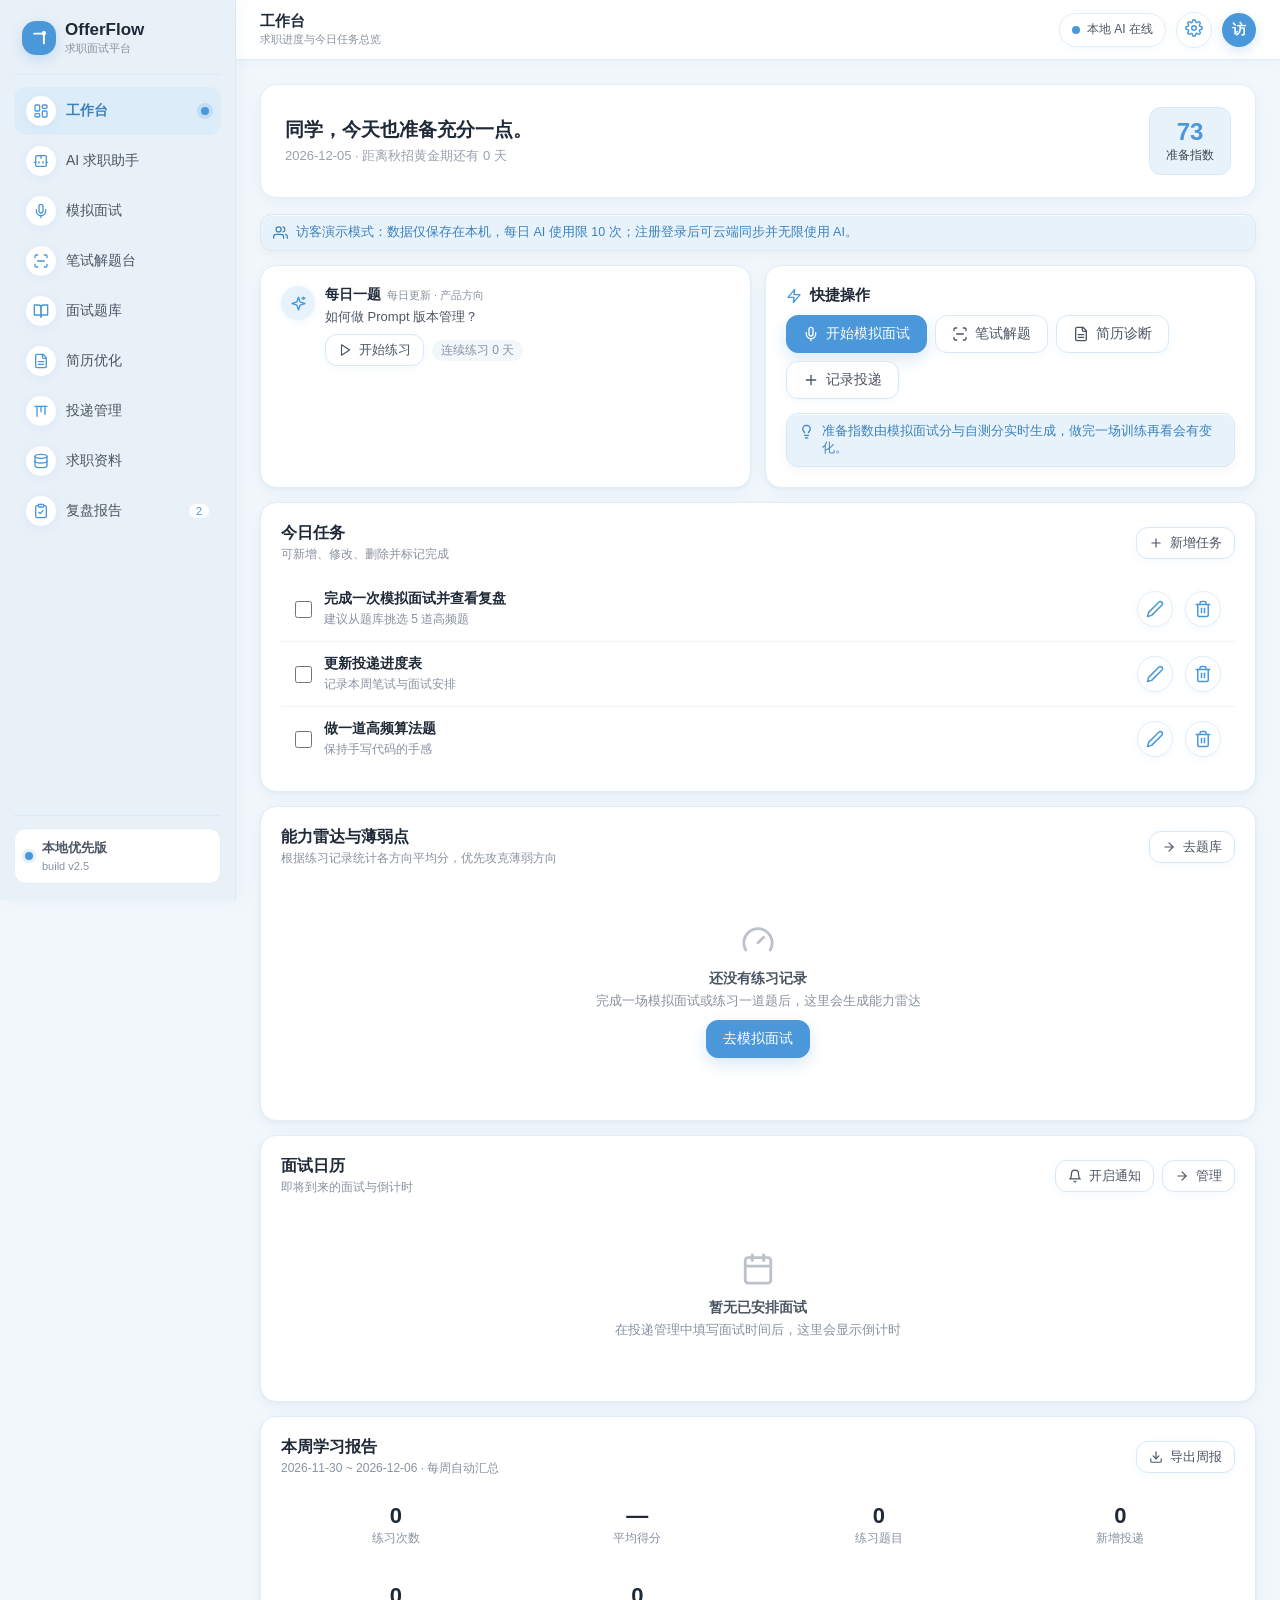
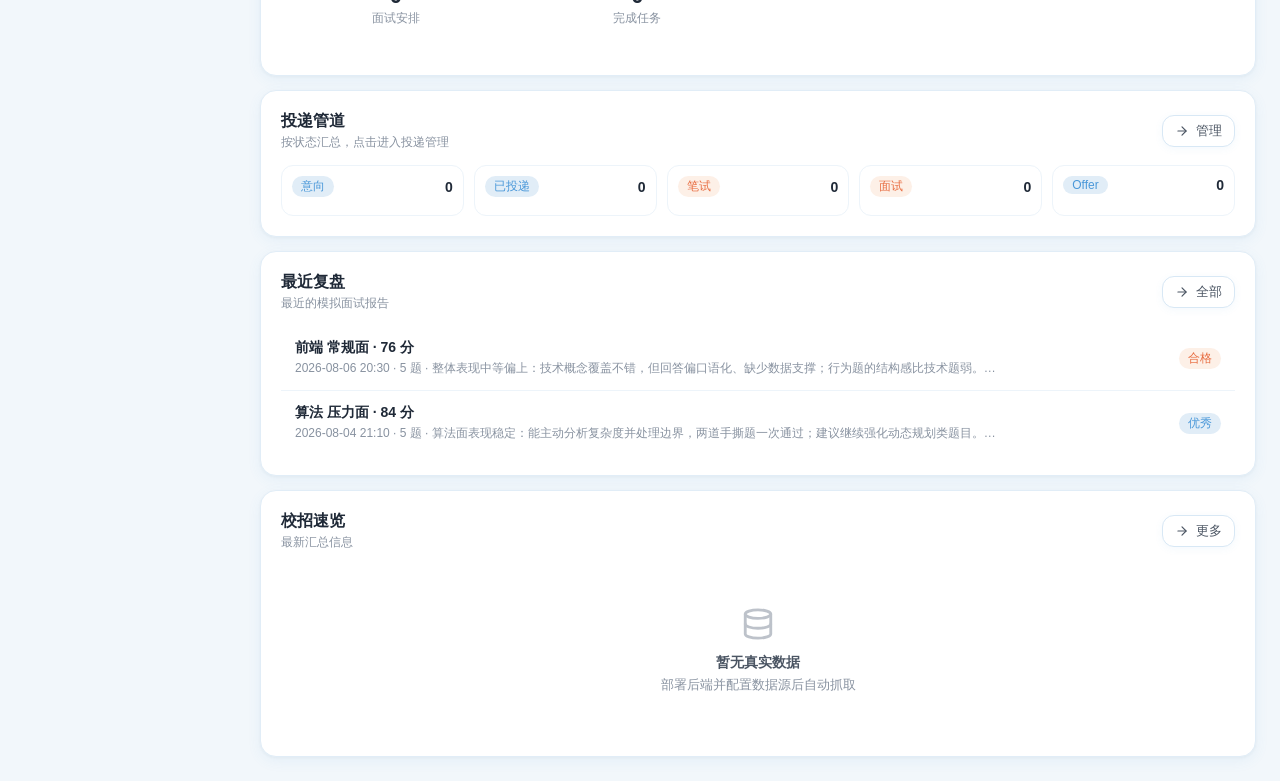
<file: index.html>
<!DOCTYPE html>
<html lang="zh-CN">
<head>
  <meta charset="UTF-8">
  <meta name="viewport" content="width=device-width, initial-scale=1">
  <title>OfferFlow · 智能求职面试平台</title>
  <meta name="description" content="OfferFlow 是一套本地优先的招聘面试平台：模拟面试、笔试解题、题库、简历优化、投递管理与复盘报告。">
  <meta name="theme-color" content="#4A98D9">
  <link rel="manifest" href="manifest.webmanifest">
  <link rel="icon" href="data:image/svg+xml,%3Csvg xmlns='http://www.w3.org/2000/svg' viewBox='0 0 48 48'%3E%3Crect x='6' y='6' width='36' height='36' rx='12' fill='%234A98D9'/%3E%3Cpath d='M15 16h18v18' stroke='%23ffffff' stroke-width='3.5' stroke-linecap='round' stroke-linejoin='round' fill='none'/%3E%3Ccircle cx='33' cy='15' r='4' fill='%23ffffff'/%3E%3C/svg%3E">
  <link rel="stylesheet" href="css/styles.css">
</head>
<body>
  <div class="app" id="app">
    <aside class="sidebar" id="sidebar">
      <div class="brand">
        <span class="brand-mark" aria-hidden="true">
          <svg viewBox="0 0 48 48" width="26" height="26" fill="none"><rect x="6" y="6" width="36" height="36" rx="12" fill="#4A98D9"/><path d="M15 16h18v18" stroke="#fff" stroke-width="3.5" stroke-linecap="round" stroke-linejoin="round"/><circle cx="33" cy="15" r="4" fill="#fff"/></svg>
        </span>
        <span class="brand-text">
          <span class="brand-name">OfferFlow</span>
          <span class="brand-tag">求职面试平台</span>
        </span>
      </div>
      <nav class="nav" id="nav" aria-label="主导航"></nav>
      <div class="sidebar-foot">
        <div class="plan-chip">
          <span class="dot"></span>
          <div>
            <strong>本地优先版</strong>
            <span id="buildTag">数据保存在浏览器</span>
          </div>
        </div>
      </div>
    </aside>

    <div class="main">
      <header class="topbar">
        <button class="icon-btn menu-btn" id="menuBtn" data-action="toggle-menu" aria-label="打开菜单">
          <span data-icon="menu"></span>
        </button>
        <div class="crumb" id="crumb"></div>
        <div class="top-actions">
          <div class="ai-pill" id="aiPill" title="本地 AI 引擎运行中">
            <span class="ai-pulse"></span>
            <span id="aiPillText">本地 AI 在线</span>
          </div>
          <button class="icon-btn" data-action="open-settings" aria-label="设置">
            <span data-icon="settings"></span>
          </button>
          <div class="avatar" id="avatarBtn" data-action="open-account">访</div>
        </div>
      </header>
      <main class="view" id="view"></main>
    </div>
  </div>

  <div class="modal-backdrop" id="modalRoot" hidden></div>
  <div class="toast-wrap" id="toastRoot" aria-live="polite"></div>

  <script src="js/icons.js"></script>
  <script src="js/bank-extra.js"></script>
  <script src="js/bank-extra-2.js"></script>
  <script src="js/bank-extra-3.js"></script>
  <script src="js/bank-extra-4.js"></script>
  <script src="js/bank-detail.js"></script>
  <script src="js/bank-detail-2.js"></script>
  <script src="js/bank-detail-3.js"></script>
  <script src="js/data.js"></script>
  <script src="js/engine.js"></script>
  <script src="js/auth.js"></script>
  <script src="js/agent.js"></script>
  <script src="js/app.js"></script>
  <script>
    if ('serviceWorker' in navigator) {
      window.addEventListener('load', function () {
        navigator.serviceWorker.register('sw.js').catch(function () {});
      });
    }
  </script>
</body>
</html>
</file>
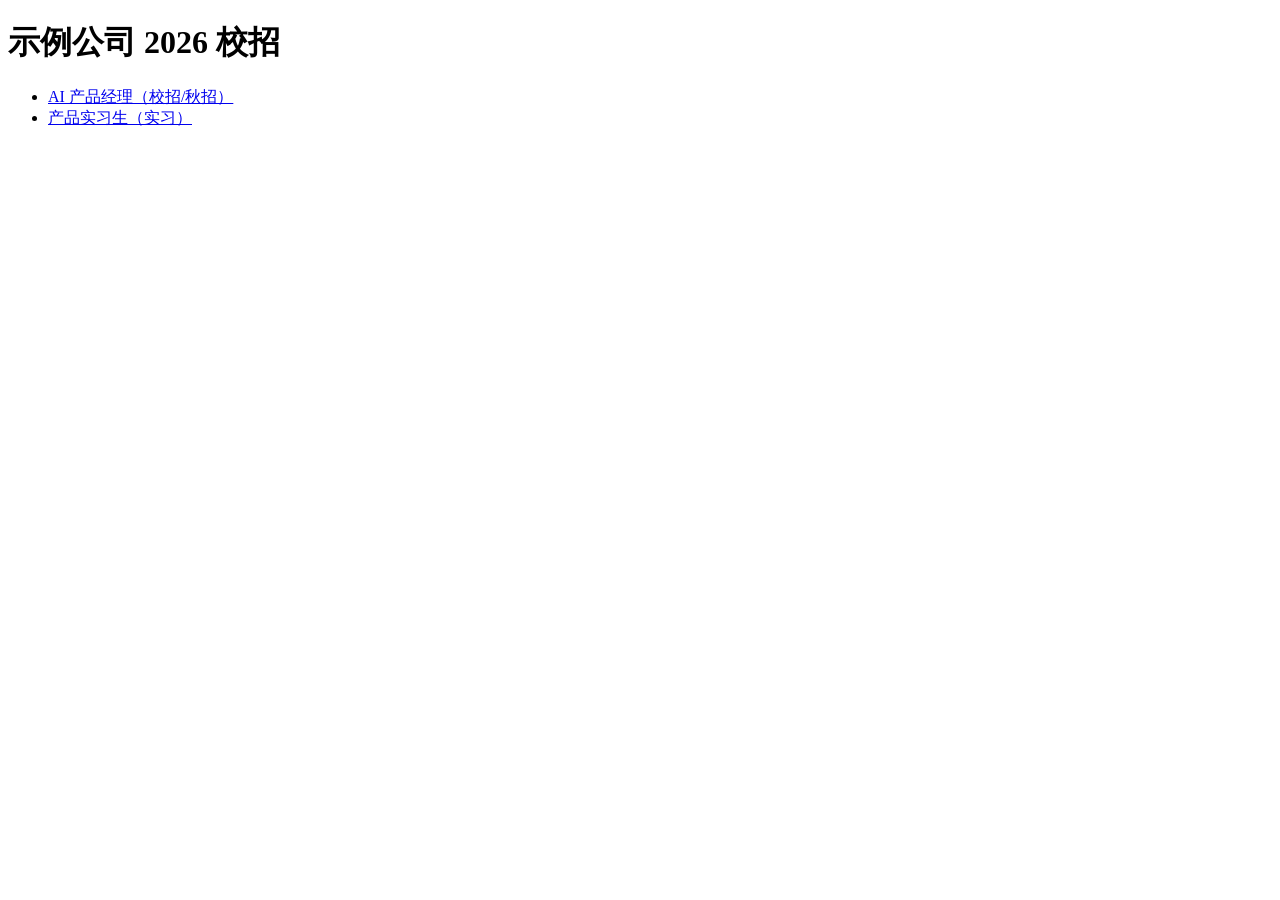
<file: server/sources/fixture.html>
<!DOCTYPE html>
<html lang="zh-CN">
<head><meta charset="UTF-8"><title>白名单抓取测试页</title></head>
<body>
  <h1>示例公司 2026 校招</h1>
  <ul>
    <li><a href="/careers/ai-pm">AI 产品经理（校招/秋招）</a></li>
    <li><a href="/careers/intern">产品实习生（实习）</a></li>
  </ul>
  <script type="application/ld+json">
  {
    "@context": "https://schema.org",
    "@type": "JobPosting",
    "title": "数据分析师（校招）",
    "datePosted": "2026-08-11",
    "hiringOrganization": { "name": "示例科技" },
    "jobLocation": { "address": { "addressLocality": "北京" } },
    "url": "https://example.com/careers/data-analyst"
  }
  </script>
</body>
</html>
</file>
<file: css/styles.css>
:root {
  --bg: #f3f6f8;
  --surface: #ffffff;
  --surface-2: #f8fafb;
  --ink: #101828;
  --ink-2: #475467;
  --ink-3: #7a8699;
  --line: #dbe2ea;
  --line-2: #e8edf2;
  --brand: #0e9488;
  --brand-dark: #0b7c72;
  --brand-soft: #e4f4f1;
  --blue: #2563eb;
  --blue-soft: #e8f0fe;
  --sky: #0284c7;
  --sky-soft: #e6f4fb;
  --amber: #d97706;
  --amber-soft: #fdf1dc;
  --red: #dc2626;
  --red-soft: #fdecec;
  --green: #15803d;
  --green-soft: #e5f5ea;
  --gray-soft: #eef1f4;
  --shadow-sm: 0 1px 2px rgba(16, 24, 40, .05);
  --shadow-md: 0 6px 18px rgba(16, 24, 40, .07);
  --radius: 8px;
  --radius-sm: 6px;
  --sidebar-w: 236px;
  --topbar-h: 60px;
  font-size: 14px;
}

* { box-sizing: border-box; margin: 0; padding: 0; }

html, body { height: 100%; }

body {
  font-family: "PingFang SC", "Microsoft YaHei", "Segoe UI", "Helvetica Neue", Arial, sans-serif;
  background: var(--bg);
  color: var(--ink);
  -webkit-font-smoothing: antialiased;
  letter-spacing: 0;
}

button, input, select, textarea {
  font: inherit;
  color: inherit;
}

button { cursor: pointer; background: none; border: 0; }
a { color: var(--brand-dark); text-decoration: none; }
a:hover { text-decoration: underline; }

.app { min-height: 100vh; display: flex; }
.grow { flex: 1; min-width: 0; }

textarea {
  width: 100%;
  border: 1px solid var(--line);
  border-radius: var(--radius-sm);
  padding: 10px;
  background: var(--surface);
  line-height: 1.6;
  resize: vertical;
}
textarea:focus { outline: 2px solid rgba(14, 148, 136, .25); border-color: var(--brand); }

pre {
  background: #0f172a;
  color: #dbeafe;
  border-radius: var(--radius-sm);
  padding: 12px;
  overflow-x: auto;
  font-family: Consolas, "Courier New", monospace;
  font-size: 12.5px;
  line-height: 1.6;
  margin-top: 10px;
}

.sidebar {
  width: var(--sidebar-w);
  flex: 0 0 var(--sidebar-w);
  background: var(--surface);
  border-right: 1px solid var(--line);
  display: flex;
  flex-direction: column;
  position: fixed;
  top: 0; bottom: 0; left: 0;
  z-index: 40;
  padding: 18px 14px 16px;
  transition: transform .2s ease;
}

.brand {
  display: flex;
  align-items: center;
  gap: 9px;
  padding: 2px 8px 18px;
  border-bottom: 1px solid var(--line-2);
}

.brand-mark {
  width: 34px; height: 34px;
  display: inline-flex; align-items: center; justify-content: center;
  background: var(--brand);
  color: #fff;
  border-radius: 8px;
}

.brand-name { font-size: 17px; font-weight: 700; }
.brand-tag { display: block; font-size: 11px; color: var(--ink-3); margin-top: 1px; }

.nav { margin-top: 12px; overflow-y: auto; flex: 1; }
.nav-label { font-size: 11px; color: var(--ink-3); padding: 12px 10px 6px; }

.nav-item {
  display: flex; align-items: center; gap: 10px;
  width: 100%;
  padding: 9px 10px;
  margin-bottom: 2px;
  border-radius: var(--radius-sm);
  color: var(--ink-2);
  font-weight: 500;
  text-align: left;
}
.nav-item:hover { background: var(--surface-2); color: var(--ink); }
.nav-item.active { background: var(--brand-soft); color: var(--brand-dark); font-weight: 600; }
.nav-item .ic { width: 18px; height: 18px; display: inline-flex; flex: 0 0 18px; }
.nav-item .ic svg { width: 100%; height: 100%; }
.nav-badge {
  margin-left: auto;
  font-size: 11px;
  background: var(--gray-soft);
  color: var(--ink-2);
  border-radius: 10px;
  padding: 1px 7px;
}

.sidebar-foot { padding-top: 12px; border-top: 1px solid var(--line-2); }
.plan-chip {
  display: flex; gap: 9px; align-items: center;
  background: var(--surface-2);
  border: 1px solid var(--line-2);
  border-radius: var(--radius);
  padding: 10px;
}
.plan-chip strong { display: block; font-size: 13px; }
.plan-chip span { font-size: 11px; color: var(--ink-3); }
.plan-chip .dot { width: 8px; height: 8px; border-radius: 50%; background: var(--green); box-shadow: 0 0 0 3px var(--green-soft); }

.main {
  flex: 1;
  margin-left: var(--sidebar-w);
  min-width: 0;
  display: flex;
  flex-direction: column;
}

.topbar {
  height: var(--topbar-h);
  flex: 0 0 var(--topbar-h);
  display: flex; align-items: center; gap: 12px;
  padding: 0 24px;
  background: rgba(255, 255, 255, .92);
  border-bottom: 1px solid var(--line);
  position: sticky; top: 0; z-index: 30;
  backdrop-filter: blur(6px);
}

.crumb { font-weight: 600; font-size: 15px; }
.crumb small { display: block; font-weight: 400; color: var(--ink-3); font-size: 11px; margin-top: 1px; }
.top-actions { margin-left: auto; display: flex; align-items: center; gap: 10px; }

.icon-btn {
  width: 36px; height: 36px;
  display: inline-flex; align-items: center; justify-content: center;
  border: 1px solid var(--line);
  border-radius: var(--radius-sm);
  background: var(--surface);
  color: var(--ink-2);
  transition: background .15s ease, color .15s ease;
}
.icon-btn:hover { background: var(--surface-2); color: var(--ink); }
.icon-btn svg { width: 18px; height: 18px; }
.top-actions .icon-btn[data-action="open-settings"] { color: var(--blue); border-color: #c7d7fb; }
.top-actions .icon-btn[data-action="open-settings"]:hover { color: var(--sky); background: var(--blue-soft); }
.menu-btn { display: none; }

.ai-pill {
  display: inline-flex; align-items: center; gap: 7px;
  height: 34px; padding: 0 12px;
  border: 1px solid var(--line);
  border-radius: 20px;
  background: var(--surface);
  color: var(--ink-2);
  font-size: 12px;
}
.ai-pulse { width: 8px; height: 8px; border-radius: 50%; background: var(--green); animation: pulse 2s infinite; }
.timer-pill {
  display: inline-flex; align-items: center; gap: 7px;
  border: 1px solid var(--line);
  background: var(--surface);
  border-radius: 20px;
  padding: 6px 13px;
  font-size: 14px;
  font-weight: 700;
  color: var(--ink);
}
.timer-pill svg { width: 16px; height: 16px; color: var(--ink-3); }
@keyframes pulse { 0%, 100% { box-shadow: 0 0 0 0 rgba(21, 128, 61, .35); } 50% { box-shadow: 0 0 0 5px rgba(21, 128, 61, 0); } }

.avatar {
  width: 34px; height: 34px;
  display: inline-flex; align-items: center; justify-content: center;
  background: var(--brand);
  color: #fff;
  font-weight: 600;
  border-radius: 50%;
  cursor: pointer;
}

.view { padding: 24px; max-width: 1440px; width: 100%; margin: 0 auto; }

.page-head {
  display: flex; align-items: flex-end; justify-content: space-between;
  gap: 16px;
  margin-bottom: 18px;
  flex-wrap: wrap;
}
.page-head h1 { font-size: 22px; line-height: 1.3; }
.page-head p { color: var(--ink-3); margin-top: 4px; max-width: 720px; }
.page-actions { display: flex; gap: 8px; flex-wrap: wrap; }

.btn {
  display: inline-flex; align-items: center; justify-content: center; gap: 7px;
  height: 36px; padding: 0 14px;
  border: 1px solid var(--line);
  border-radius: var(--radius-sm);
  background: var(--surface);
  color: var(--ink);
  font-weight: 500;
  transition: all .15s ease;
  white-space: nowrap;
}
.btn:hover { border-color: #c3cdd8; background: var(--surface-2); }
.btn svg { width: 16px; height: 16px; flex: 0 0 16px; }
.btn-primary { background: var(--brand); border-color: var(--brand); color: #fff; }
.btn-primary:hover { background: var(--brand-dark); border-color: var(--brand-dark); }
.btn-danger { background: var(--red-soft); border-color: #f3c4c4; color: var(--red); }
.btn-ghost { border-color: transparent; background: transparent; color: var(--ink-2); }
.btn-ghost:hover { background: var(--surface-2); color: var(--ink); }
a.btn { text-decoration: none; }
a.btn:hover { text-decoration: none; }
.btn-sm { height: 30px; padding: 0 10px; font-size: 13px; }
.btn-sm svg { width: 14px; height: 14px; flex-basis: 14px; }
.btn[disabled] { opacity: .5; cursor: not-allowed; }

.grid { display: grid; gap: 14px; }
.grid-4 { grid-template-columns: repeat(4, minmax(0, 1fr)); }
.grid-3 { grid-template-columns: repeat(3, minmax(0, 1fr)); }
.grid-2 { grid-template-columns: repeat(2, minmax(0, 1fr)); }

.card {
  background: var(--surface);
  border: 1px solid var(--line);
  border-radius: var(--radius);
  box-shadow: var(--shadow-sm);
}

.panel { padding: 18px; }
.panel-head {
  display: flex; align-items: center; justify-content: space-between; gap: 10px;
  margin-bottom: 14px;
}
.panel-head h2 { font-size: 15px; }
.panel-head .sub { color: var(--ink-3); font-size: 12px; margin-top: 2px; }

.stat-card { padding: 16px 18px; display: flex; flex-direction: column; gap: 10px; }
.stat-top { display: flex; align-items: center; justify-content: space-between; }
.stat-label { color: var(--ink-2); font-size: 13px; }
.stat-ic { width: 34px; height: 34px; display: inline-flex; align-items: center; justify-content: center; border-radius: var(--radius-sm); }
.stat-ic svg { width: 17px; height: 17px; }
.stat-value { font-size: 26px; font-weight: 700; line-height: 1; }
.stat-foot { color: var(--ink-3); font-size: 12px; display: flex; align-items: center; gap: 5px; }
.stat-foot .up { color: var(--green); }

.badge {
  display: inline-flex; align-items: center; gap: 4px;
  font-size: 12px; font-weight: 500;
  border-radius: 20px;
  padding: 2px 9px;
  white-space: nowrap;
}
.b-teal { background: var(--brand-soft); color: var(--brand-dark); }
.b-blue { background: var(--blue-soft); color: var(--blue); }
.b-sky { background: var(--sky-soft); color: var(--sky); }
.b-amber { background: var(--amber-soft); color: var(--amber); }
.b-red { background: var(--red-soft); color: var(--red); }
.b-green { background: var(--green-soft); color: var(--green); }
.b-gray { background: var(--gray-soft); color: var(--ink-2); }

.tabs {
  display: inline-flex; gap: 2px;
  background: var(--gray-soft);
  padding: 3px;
  border-radius: var(--radius-sm);
  margin-bottom: 14px;
}
.tab {
  padding: 7px 13px;
  border-radius: 5px;
  color: var(--ink-2);
  font-size: 13px;
  font-weight: 500;
  display: inline-flex;
  align-items: center;
  gap: 6px;
}
.tab.active { background: var(--surface); color: var(--ink); box-shadow: var(--shadow-sm); }

.toolbar {
  display: flex; gap: 8px; align-items: center;
  padding: 12px 14px;
  border-bottom: 1px solid var(--line-2);
  flex-wrap: wrap;
}
.search-box { position: relative; min-width: 220px; flex: 1; max-width: 380px; }
.search-box svg { position: absolute; left: 10px; top: 50%; transform: translateY(-50%); width: 15px; height: 15px; color: var(--ink-3); }
.search-box input { width: 100%; height: 34px; padding: 0 12px 0 32px; border: 1px solid var(--line); border-radius: var(--radius-sm); background: var(--surface); }
.search-box input:focus { outline: 2px solid rgba(14, 148, 136, .25); border-color: var(--brand); }

.field { min-width: 140px; height: 34px; padding: 0 10px; border: 1px solid var(--line); border-radius: var(--radius-sm); background: var(--surface); }
.field:focus { outline: 2px solid rgba(14, 148, 136, .25); border-color: var(--brand); }

.table-wrap { overflow-x: auto; }
table { width: 100%; border-collapse: collapse; min-width: 640px; }
th {
  text-align: left; font-size: 12px; font-weight: 600;
  color: var(--ink-3);
  padding: 10px 14px;
  border-bottom: 1px solid var(--line);
  background: var(--surface-2);
  white-space: nowrap;
}
td { padding: 11px 14px; border-bottom: 1px solid var(--line-2); vertical-align: middle; font-size: 13px; }
tbody tr:last-child td { border-bottom: 0; }
tbody tr:hover { background: var(--surface-2); }
.cell-main { font-weight: 600; }
.cell-sub { color: var(--ink-3); font-size: 12px; margin-top: 2px; }

.progress { height: 6px; background: var(--gray-soft); border-radius: 4px; overflow: hidden; }
.progress > i { display: block; height: 100%; border-radius: 4px; background: var(--brand); }

.ring {
  --val: 0;
  width: 108px; height: 108px;
  border-radius: 50%;
  background: conic-gradient(var(--brand) calc(var(--val) * 1%), var(--gray-soft) 0);
  display: inline-flex; align-items: center; justify-content: center;
}
.ring > div {
  width: 80px; height: 80px;
  border-radius: 50%;
  background: var(--surface);
  display: flex; flex-direction: column; align-items: center; justify-content: center;
}
.ring b { font-size: 24px; line-height: 1; }
.ring span { font-size: 11px; color: var(--ink-3); margin-top: 2px; }

.empty {
  text-align: center; color: var(--ink-3);
  padding: 42px 20px;
}
.empty svg { width: 34px; height: 34px; color: var(--ink-3); opacity: .55; margin-bottom: 10px; }
.empty h3 { font-size: 14px; color: var(--ink-2); margin-bottom: 4px; }
.empty p { font-size: 13px; }

.list { display: flex; flex-direction: column; }
.list-row {
  display: flex; align-items: center; gap: 12px;
  padding: 13px 14px;
  border-bottom: 1px solid var(--line-2);
}
.list-row:last-child { border-bottom: 0; }
.list-row .grow { flex: 1; min-width: 0; }
.list-row h4 { font-size: 14px; }
.list-row p { font-size: 12px; color: var(--ink-3); margin-top: 2px; line-height: 1.5; }
.task-check { width: 17px; height: 17px; accent-color: var(--brand); flex: 0 0 17px; cursor: pointer; }
.task-done-title { text-decoration: line-through; color: var(--ink-3); }
.voice-on { border-color: var(--red) !important; color: var(--red) !important; background: var(--red-soft) !important; }

.kanban { display: grid; grid-template-columns: repeat(6, minmax(190px, 1fr)); gap: 10px; overflow-x: auto; padding-bottom: 6px; }
.kcol { background: var(--surface-2); border: 1px solid var(--line-2); border-radius: var(--radius); min-height: 180px; }
.kcol-head { display: flex; align-items: center; gap: 6px; padding: 10px 12px; font-size: 13px; font-weight: 600; border-bottom: 1px solid var(--line-2); }
.kcol-head .count { margin-left: auto; background: var(--surface); border: 1px solid var(--line); border-radius: 10px; padding: 0 7px; font-size: 11px; color: var(--ink-2); }
.kcol-body { padding: 8px; display: flex; flex-direction: column; gap: 8px; }
.kcard { background: var(--surface); border: 1px solid var(--line); border-radius: var(--radius-sm); padding: 10px; box-shadow: var(--shadow-sm); }
.kcard h5 { font-size: 13px; }
.kcard p { font-size: 12px; color: var(--ink-3); margin-top: 3px; }
.kcard .row { display: flex; gap: 4px; margin-top: 9px; }
.kcard .row { flex-wrap: wrap; }
.kcard .btn { height: 28px; min-width: 28px; padding: 0 6px; font-size: 12px; justify-content: center; }
.kcard .btn svg { width: 14px; height: 14px; }

.form-grid { display: grid; grid-template-columns: 1fr 1fr; gap: 12px 14px; }
.form-item { display: flex; flex-direction: column; gap: 5px; }
.form-item.full { grid-column: 1 / -1; }
.form-item label { font-size: 12px; font-weight: 600; color: var(--ink-2); }
.form-item input, .form-item select, .form-item textarea {
  border: 1px solid var(--line);
  border-radius: var(--radius-sm);
  padding: 9px 11px;
  background: var(--surface);
  width: 100%;
}
.form-item input:focus, .form-item select:focus, .form-item textarea:focus {
  outline: 2px solid rgba(14, 148, 136, .25);
  border-color: var(--brand);
}
.form-item textarea { min-height: 96px; resize: vertical; line-height: 1.55; }
.form-item .hint { font-size: 11px; color: var(--ink-3); }

.q-card { border-bottom: 1px solid var(--line-2); }
.q-card:last-child { border-bottom: 0; }
.q-row { display: flex; gap: 12px; padding: 14px; cursor: pointer; align-items: flex-start; }
.q-row:hover { background: var(--surface-2); }
.q-row .grow { flex: 1; min-width: 0; }
.q-row h3 { font-size: 14px; line-height: 1.45; }
.q-meta { display: flex; gap: 6px; margin-top: 7px; flex-wrap: wrap; }
.q-answer { padding: 0 14px 14px; border-left: 3px solid var(--brand-soft); margin: 0 14px 12px; }
.q-answer pre {
  background: #0f172a;
  color: #dbeafe;
  border-radius: var(--radius-sm);
  padding: 12px;
  overflow-x: auto;
  font-family: Consolas, "Courier New", monospace;
  font-size: 12.5px;
  line-height: 1.6;
  margin-top: 10px;
}
.q-answer h4 { font-size: 13px; color: var(--brand-dark); margin: 12px 0 5px; }
.q-answer ul { list-style: none; }
.q-answer li { font-size: 13px; color: var(--ink-2); padding: 3px 0; line-height: 1.55; }
.answer-block { background: var(--surface-2); border: 1px solid var(--line-2); border-radius: var(--radius-sm); padding: 12px; margin-top: 10px; font-size: 13px; line-height: 1.65; }
.answer-block h4 { font-size: 13px; margin-bottom: 6px; }

.score-grid { display: grid; grid-template-columns: 160px 1fr; gap: 20px; align-items: center; }
.dim-row { display: grid; grid-template-columns: 92px 1fr 34px; gap: 10px; align-items: center; margin-bottom: 10px; font-size: 13px; }
.dim-row span { color: var(--ink-2); }
.dim-row b { text-align: right; }

.timeline { position: relative; padding-left: 22px; }
.timeline::before { content: ""; position: absolute; left: 7px; top: 6px; bottom: 6px; width: 2px; background: var(--line); }
.tl-item { position: relative; padding-bottom: 16px; }
.tl-item::before { content: ""; position: absolute; left: -19px; top: 5px; width: 10px; height: 10px; border-radius: 50%; background: var(--surface); border: 2px solid var(--brand); }
.tl-item h4 { font-size: 13px; }
.tl-item p { font-size: 12.5px; color: var(--ink-2); margin-top: 3px; line-height: 1.55; }
.tl-item time { font-size: 11px; color: var(--ink-3); display: block; margin-bottom: 2px; }

.chat-line { display: flex; gap: 10px; margin-bottom: 12px; }
.chat-line .who { flex: 0 0 52px; text-align: right; font-size: 12px; color: var(--ink-3); padding-top: 3px; }
.chat-line .bubble { flex: 1; background: var(--surface); border: 1px solid var(--line); border-radius: var(--radius-sm); padding: 11px 13px; font-size: 13.5px; line-height: 1.6; }
.chat-line.user .bubble { background: var(--brand-soft); border-color: #bfe3dc; }
.chat-line.ai .who { color: var(--brand-dark); font-weight: 600; }

.modal-backdrop {
  position: fixed; inset: 0; z-index: 100;
  background: rgba(15, 23, 42, .45);
  display: flex; align-items: center; justify-content: center;
  padding: 20px;
}
.modal-backdrop[hidden] { display: none; }
.modal {
  background: var(--surface);
  border-radius: var(--radius);
  width: 100%;
  max-width: 620px;
  max-height: 88vh;
  overflow-y: auto;
  box-shadow: var(--shadow-md);
}
.modal-wide { max-width: 900px; }
.modal-head { display: flex; align-items: center; justify-content: space-between; padding: 16px 20px; border-bottom: 1px solid var(--line-2); position: sticky; top: 0; background: var(--surface); }
.modal-head h3 { font-size: 16px; }
.modal-body { padding: 18px 20px; }
.modal-foot { display: flex; justify-content: flex-end; gap: 8px; padding: 14px 20px; border-top: 1px solid var(--line-2); position: sticky; bottom: 0; background: var(--surface); }

.toast-wrap { position: fixed; bottom: 20px; right: 20px; z-index: 200; display: flex; flex-direction: column; gap: 8px; }
.toast {
  background: var(--ink);
  color: #fff;
  border-radius: var(--radius-sm);
  padding: 11px 15px;
  font-size: 13px;
  box-shadow: var(--shadow-md);
  display: flex; align-items: center; gap: 8px;
  animation: slide-in .2s ease;
  max-width: 340px;
}
.toast svg { width: 16px; height: 16px; color: #6ee7b7; flex: 0 0 16px; }
@keyframes slide-in { from { opacity: 0; transform: translateY(8px); } to { opacity: 1; transform: translateY(0); } }

.pill-row { display: flex; gap: 6px; flex-wrap: wrap; }
.option-chip {
  border: 1px solid var(--line);
  background: var(--surface);
  border-radius: 20px;
  padding: 7px 13px;
  font-size: 13px;
  color: var(--ink-2);
}
.option-chip.active { border-color: var(--brand); background: var(--brand-soft); color: var(--brand-dark); font-weight: 600; }

.hero-band {
  background: linear-gradient(120deg, #0b7c72 0%, #0e9488 55%, #14b8a6 100%);
  color: #fff;
  border-radius: var(--radius);
  padding: 22px 24px;
  display: flex; align-items: center; gap: 18px;
  flex-wrap: wrap;
  margin-bottom: 16px;
}
.hero-band h2 { font-size: 19px; }
.hero-band p { opacity: .85; margin-top: 4px; font-size: 13px; }
.hero-band .btn { background: #fff; border-color: #fff; color: var(--brand-dark); }
.hero-score { margin-left: auto; text-align: center; background: rgba(255,255,255,.14); border: 1px solid rgba(255,255,255,.28); border-radius: var(--radius); padding: 10px 16px; }
.hero-score b { display: block; font-size: 24px; }
.hero-score span { font-size: 12px; opacity: .85; }

.section-title { font-size: 15px; font-weight: 600; margin: 0 0 10px; display: flex; align-items: center; gap: 8px; }
.section-title svg { width: 16px; height: 16px; color: var(--brand-dark); }

.split { display: grid; grid-template-columns: 1.15fr .85fr; gap: 14px; align-items: start; }
.side-stack { display: flex; flex-direction: column; gap: 14px; }

.mini-table td, .mini-table th { padding: 9px 12px; }

.note {
  background: var(--amber-soft);
  color: #7c4a03;
  border: 1px solid #f3d9a4;
  border-radius: var(--radius-sm);
  padding: 9px 12px;
  font-size: 12.5px;
  margin-bottom: 14px;
  display: flex; gap: 8px; align-items: flex-start;
}
.note svg { width: 15px; height: 15px; flex: 0 0 15px; margin-top: 1px; }

.tag { display: inline-block; font-size: 11px; color: var(--ink-2); background: var(--gray-soft); border-radius: 4px; padding: 2px 6px; margin: 0 4px 4px 0; }

.review-metrics { display: grid; grid-template-columns: repeat(4, minmax(0,1fr)); gap: 12px; margin-bottom: 16px; }
.metric { text-align: center; padding: 12px 8px; }
.metric b { display: block; font-size: 22px; }
.metric span { font-size: 12px; color: var(--ink-3); }

@media (max-width: 1180px) {
  .grid-4 { grid-template-columns: repeat(2, minmax(0, 1fr)); }
  .review-metrics { grid-template-columns: repeat(2, minmax(0, 1fr)); }
}

@media (max-width: 920px) {
  .sidebar { transform: translateX(-100%); }
  .sidebar.open { transform: translateX(0); box-shadow: var(--shadow-md); }
  .main { margin-left: 0; }
  .menu-btn { display: inline-flex; }
  .grid-3, .grid-2, .split { grid-template-columns: 1fr; }
  .form-grid { grid-template-columns: 1fr; }
  .score-grid { grid-template-columns: 1fr; }
}

@media (max-width: 640px) {
  .view { padding: 16px 12px; }
  .topbar { padding: 0 12px; }
  .grid-4 { grid-template-columns: repeat(2, minmax(0, 1fr)); }
  .ai-pill span:last-child { display: none; }
  .ai-pill { padding: 0 10px; }
  .page-head { align-items: flex-start; }
  .hero-band { flex-direction: column; align-items: flex-start; }
  .hero-score { margin-left: 0; }
  .modal { max-width: 100%; }
}

/* ---------- Soft Neumorphism + Glassmorphism ---------- */
:root {
  --bg: #F6F6F8;
  --surface: rgba(255, 255, 255, .78);
  --surface-2: rgba(255, 255, 255, .55);
  --ink: #111111;
  --ink-2: #444444;
  --ink-3: #999999;
  --line: transparent;
  --line-2: rgba(0, 0, 0, .05);
  --brand: #E86C40;
  --brand-dark: #C9542F;
  --brand-soft: #FCE9E1;
  --blue: #667085;
  --blue-soft: rgba(102, 112, 133, .12);
  --sky: #667085;
  --sky-soft: rgba(102, 112, 133, .12);
  --amber: #E86C40;
  --amber-soft: rgba(232, 108, 64, .12);
  --red: #E86C40;
  --red-soft: rgba(232, 108, 64, .12);
  --green: #667085;
  --green-soft: rgba(102, 112, 133, .12);
  --gray-soft: rgba(0, 0, 0, .05);
  --shadow-sm: 0 8px 24px rgba(31, 35, 42, .07), 0 2px 6px rgba(31, 35, 42, .04);
  --shadow-md: 0 18px 48px rgba(31, 35, 42, .14), 0 4px 14px rgba(31, 35, 42, .06);
  --radius: 22px;
  --radius-sm: 14px;
}

body {
  background:
    radial-gradient(1200px 600px at 10% -10%, rgba(232, 108, 64, .06), transparent 60%),
    radial-gradient(1000px 500px at 110% 10%, rgba(102, 112, 133, .07), transparent 55%),
    var(--bg);
}

.card, .modal, .hero-band, .kcol {
  background: rgba(255, 255, 255, .72);
  backdrop-filter: blur(20px);
  -webkit-backdrop-filter: blur(20px);
  border: 0;
  border-radius: 22px !important;
  box-shadow: var(--shadow-sm), inset 0 1px 0 rgba(255, 255, 255, .85);
}

.panel { padding: 22px; }
.panel-head { gap: 14px; }
.panel-head h2 { font-size: 16px; letter-spacing: .02em; }

.sidebar {
  background: rgba(28, 30, 36, .94);
  backdrop-filter: blur(22px);
  -webkit-backdrop-filter: blur(22px);
  border-right: 0;
  box-shadow: 10px 0 36px rgba(31, 35, 42, .12);
}

.brand { border-bottom: 1px solid rgba(255, 255, 255, .08); }
.brand-name { color: #fff; }
.brand-tag { color: rgba(255, 255, 255, .55); }
.nav-label { color: rgba(255, 255, 255, .45); }
.nav-item {
  color: rgba(255, 255, 255, .74);
  border-radius: 999px;
  padding: 9px 12px;
}
.nav-item:hover { background: rgba(255, 255, 255, .08); color: #fff; }
.nav-item.active { background: rgba(255, 255, 255, .1); color: #fff; font-weight: 600; }
.nav-item.active::after {
  content: "";
  width: 8px; height: 8px;
  border-radius: 50%;
  background: #E86C40;
  box-shadow: 0 0 0 4px rgba(232, 108, 64, .22);
  margin-left: auto;
  flex: 0 0 8px;
}
.nav-item.active .nav-badge { margin-left: 6px; }
.nav-item .ic {
  width: 30px; height: 30px;
  border-radius: 50%;
  background: rgba(255, 255, 255, .08);
  display: inline-flex; align-items: center; justify-content: center;
  flex: 0 0 30px;
}
.nav-item .ic svg { width: 16px; height: 16px; }
.nav-badge { background: rgba(255, 255, 255, .12); color: rgba(255, 255, 255, .75); border-radius: 999px; }
.sidebar-foot { border-top: 1px solid rgba(255, 255, 255, .08); }
.plan-chip { background: rgba(255, 255, 255, .07); border: 0; border-radius: 16px; color: rgba(255, 255, 255, .8); }
.plan-chip span { color: rgba(255, 255, 255, .5); }
.plan-chip .dot { background: #E86C40; box-shadow: 0 0 0 3px rgba(232, 108, 64, .22); }

.topbar {
  background: rgba(255, 255, 255, .62);
  backdrop-filter: blur(22px);
  -webkit-backdrop-filter: blur(22px);
  border-bottom: 0;
  box-shadow: 0 4px 22px rgba(31, 35, 42, .04);
}
.crumb small, .top-actions { color: var(--ink-3); }

.btn, a.btn {
  border: 0;
  border-radius: 999px !important;
  background: rgba(255, 255, 255, .78);
  box-shadow: 0 8px 20px rgba(31, 35, 42, .07), inset 0 1px 0 rgba(255, 255, 255, .9);
  color: var(--ink-2);
  min-height: 38px;
  padding: 0 18px;
}
.btn:hover { transform: translateY(-1px); background: rgba(255, 255, 255, .92); color: var(--ink); }
.btn-primary {
  background: #E86C40;
  color: #fff;
  box-shadow: 0 12px 26px rgba(232, 108, 64, .28), inset 0 1px 0 rgba(255, 255, 255, .22);
}
.btn-primary:hover { background: #D95C33; color: #fff; }
.btn-danger { background: var(--red-soft); color: #C9542F; box-shadow: none; }
.btn-ghost { background: transparent; box-shadow: none; }
.btn-sm { min-height: 32px; padding: 0 14px; }

.icon-btn {
  border: 0;
  border-radius: 50% !important;
  background: rgba(255, 255, 255, .72);
  box-shadow: 0 6px 16px rgba(31, 35, 42, .06), inset 0 1px 0 rgba(255, 255, 255, .9);
  color: var(--ink-2);
}
.icon-btn:hover { background: rgba(255, 255, 255, .95); color: var(--ink); }
.top-actions .icon-btn[data-action="open-settings"] { color: #E86C40; }
.top-actions .icon-btn[data-action="open-settings"]:hover { color: #D95C33; background: rgba(255, 255, 255, .95); }

.avatar { background: #E86C40; box-shadow: 0 8px 18px rgba(232, 108, 64, .28); }
.ai-pill, .timer-pill {
  border: 0;
  background: rgba(255, 255, 255, .72);
  box-shadow: 0 6px 16px rgba(31, 35, 42, .06), inset 0 1px 0 rgba(255, 255, 255, .9);
  border-radius: 999px;
}
.ai-pulse { background: #E86C40; animation: pulse 2s infinite; }

.tabs {
  background: rgba(0, 0, 0, .05);
  border-radius: 999px;
  padding: 4px;
}
.tab { border-radius: 999px; color: var(--ink-3); }
.tab.active {
  background: rgba(255, 255, 255, .92);
  color: var(--ink);
  box-shadow: 0 6px 16px rgba(31, 35, 42, .08);
}

.badge {
  border-radius: 999px;
  background: rgba(0, 0, 0, .05);
  color: #666;
  box-shadow: none;
}
.b-teal, .b-blue, .b-sky, .b-green, .b-gray { background: rgba(0, 0, 0, .05); color: #666; }
.b-amber, .b-red { background: rgba(232, 108, 64, .12); color: #C9542F; }

.progress {
  height: 8px;
  border-radius: 999px;
  background: rgba(0, 0, 0, .06);
  box-shadow: inset 0 1px 3px rgba(0, 0, 0, .06);
}
.progress > i { border-radius: 999px; background: #E86C40; }

.ring {
  background: conic-gradient(#E86C40 calc(var(--val) * 1%), rgba(0, 0, 0, .06) 0);
  box-shadow: 0 12px 28px rgba(31, 35, 42, .08), inset 0 1px 0 rgba(255, 255, 255, .9);
}
.ring > div { background: rgba(255, 255, 255, .85); backdrop-filter: blur(10px); }
.ring b { color: #E86C40; }

.stat-ic {
  border-radius: 50% !important;
  background: rgba(255, 255, 255, .78);
  box-shadow: 0 8px 18px rgba(31, 35, 42, .07), inset 0 1px 0 rgba(255, 255, 255, .9);
  color: #E86C40;
}

textarea, input, select {
  border: 0 !important;
  border-radius: 16px !important;
  background: rgba(255, 255, 255, .78) !important;
  box-shadow: inset 0 2px 8px rgba(31, 35, 42, .05), 0 1px 0 rgba(255, 255, 255, .8);
  color: var(--ink);
}
textarea:focus, input:focus, select:focus {
  outline: 3px solid rgba(232, 108, 64, .18) !important;
  box-shadow: inset 0 2px 8px rgba(31, 35, 42, .05), 0 0 0 3px rgba(232, 108, 64, .12) !important;
}
.search-box input, .field { border-radius: 999px !important; }

.table-wrap { border-radius: 20px; overflow: hidden; }
th { background: rgba(255, 255, 255, .45); color: #999; border-bottom: 1px solid rgba(0, 0, 0, .05); }
td { border-bottom: 1px solid rgba(0, 0, 0, .04); }
tbody tr:hover { background: rgba(255, 255, 255, .5); }

.list-row { border-bottom: 1px solid rgba(0, 0, 0, .04); }
.list-row:last-child { border-bottom: 0; }
.kcard {
  background: rgba(255, 255, 255, .8);
  border: 0;
  border-radius: 16px;
  box-shadow: 0 6px 16px rgba(31, 35, 42, .06);
}
.kcol { background: rgba(255, 255, 255, .45); border: 0; }
.kcol-head { border-bottom: 1px solid rgba(0, 0, 0, .04); }

.option-chip {
  border: 0;
  border-radius: 999px;
  background: rgba(255, 255, 255, .72);
  box-shadow: 0 6px 16px rgba(31, 35, 42, .06), inset 0 1px 0 rgba(255, 255, 255, .9);
  color: var(--ink-2);
}
.option-chip.active { background: #E86C40; color: #fff; box-shadow: 0 10px 22px rgba(232, 108, 64, .24); }

.answer-block, .note {
  background: rgba(255, 255, 255, .55);
  border: 0;
  border-radius: 16px;
  box-shadow: inset 0 1px 0 rgba(255, 255, 255, .8), 0 4px 12px rgba(31, 35, 42, .04);
}
.note { color: #C9542F; background: rgba(232, 108, 64, .08); }

.chat-line .bubble {
  border: 0;
  border-radius: 20px;
  background: rgba(255, 255, 255, .8);
  box-shadow: 0 8px 20px rgba(31, 35, 42, .07), inset 0 1px 0 rgba(255, 255, 255, .9);
}
.chat-line.user .bubble { background: rgba(232, 108, 64, .1); }
.chat-line.ai .who { color: #E86C40; }

.modal {
  background: rgba(255, 255, 255, .86);
  backdrop-filter: blur(26px);
  -webkit-backdrop-filter: blur(26px);
  border-radius: 24px !important;
  box-shadow: 0 24px 64px rgba(31, 35, 42, .18);
}
.modal-head, .modal-foot { background: transparent; border-color: rgba(0, 0, 0, .05); }

.hero-band {
  background: rgba(255, 255, 255, .68);
  backdrop-filter: blur(18px);
  -webkit-backdrop-filter: blur(18px);
  color: var(--ink);
  box-shadow: var(--shadow-sm), inset 0 1px 0 rgba(255, 255, 255, .9);
}
.hero-band p { color: var(--ink-3); }
.hero-band .btn { background: #E86C40; color: #fff; box-shadow: 0 10px 22px rgba(232, 108, 64, .24); }
.hero-score { background: rgba(232, 108, 64, .1); border: 0; border-radius: 18px; }
.hero-score b { color: #E86C40; }

.section-title svg { color: #E86C40; }
.q-answer { border-left: 3px solid rgba(232, 108, 64, .35); }
.q-answer h4 { color: #C9542F; }
.toast { border-radius: 16px; background: rgba(28, 30, 36, .92); backdrop-filter: blur(14px); }

@media (max-width: 920px) {
  .sidebar.open { box-shadow: 14px 0 40px rgba(31, 35, 42, .18); }
}

/* ---------- Light Blue Clean B-end ---------- */
:root {
  --bg: #F2F7FB;
  --surface: #ffffff;
  --surface-2: #F7FBFE;
  --ink: #1F2937;
  --ink-2: #4B5563;
  --ink-3: #8892A0;
  --line: #E1EDF7;
  --line-2: #EDF4FA;
  --brand: #4A98D9;
  --brand-dark: #3A82BD;
  --brand-soft: #E8F2FA;
  --blue: #4A98D9;
  --blue-soft: #E8F2FA;
  --sky: #4A98D9;
  --sky-soft: #E8F2FA;
  --green: #4A98D9;
  --green-soft: #E1EDF7;
  --amber: #E89A5A;
  --amber-soft: #FDF0E7;
  --red: #E86C40;
  --red-soft: #FDF0E7;
  --gray-soft: #F2F7FB;
  --shadow-sm: 0 4px 14px rgba(74, 152, 217, .08), 0 1px 3px rgba(31, 41, 55, .04);
  --shadow-md: 0 14px 36px rgba(74, 152, 217, .12), 0 4px 12px rgba(31, 41, 55, .06);
  --radius: 16px;
  --radius-sm: 12px;
}

body {
  background: var(--bg);
}

.card, .modal, .hero-band, .kcol {
  background: #ffffff !important;
  backdrop-filter: none !important;
  -webkit-backdrop-filter: none !important;
  border: 1px solid #E1EDF7 !important;
  border-radius: 16px !important;
  box-shadow: 0 4px 14px rgba(74, 152, 217, .08), 0 1px 3px rgba(31, 41, 55, .04) !important;
}

.panel { padding: 20px; }
.panel-head { gap: 12px; }
.panel-head h2 { font-size: 16px; color: #1F2937; letter-spacing: 0; }
.panel-head .sub { color: #8892A0; }

.sidebar {
  background: #E8F0F8 !important;
  backdrop-filter: none !important;
  -webkit-backdrop-filter: none !important;
  border-right: 1px solid #DCE9F4 !important;
  box-shadow: 4px 0 18px rgba(74, 152, 217, .06) !important;
}

.brand { border-bottom: 1px solid #DCE9F4; }
.brand-name { color: #1F2937; }
.brand-tag { color: #8892A0; }
.nav-label { color: #8892A0; }
.nav-item {
  color: #4B5563;
  border-radius: 12px;
  padding: 9px 12px;
}
.nav-item:hover { background: #DCECF9; color: #1F2937; }
.nav-item.active { background: #DCECF9; color: #3A82BD; font-weight: 600; }
.nav-item.active::after {
  content: "";
  width: 8px; height: 8px;
  border-radius: 50%;
  background: #4A98D9;
  box-shadow: 0 0 0 4px rgba(74, 152, 217, .18);
  margin-left: auto;
  flex: 0 0 8px;
}
.nav-item.active .nav-badge { margin-left: 6px; }
.nav-item .ic {
  width: 30px; height: 30px;
  border-radius: 50%;
  background: #ffffff;
  display: inline-flex; align-items: center; justify-content: center;
  flex: 0 0 30px;
  box-shadow: 0 2px 8px rgba(74, 152, 217, .08);
}
.nav-item .ic svg { width: 16px; height: 16px; color: #4A98D9; }
.nav-badge { background: #ffffff; color: #4A98D9; border-radius: 999px; }
.sidebar-foot { border-top: 1px solid #DCE9F4; }
.plan-chip { background: #ffffff; border: 1px solid #E1EDF7; border-radius: 12px; color: #4B5563; }
.plan-chip span { color: #8892A0; }
.plan-chip .dot { background: #4A98D9; box-shadow: 0 0 0 3px rgba(74, 152, 217, .16); }

.topbar {
  background: rgba(255, 255, 255, .94);
  backdrop-filter: none !important;
  -webkit-backdrop-filter: none !important;
  border-bottom: 1px solid #E1EDF7 !important;
  box-shadow: 0 2px 10px rgba(74, 152, 217, .05);
}
.crumb { color: #1F2937; }
.crumb small { color: #8892A0; }

.btn, a.btn {
  border: 1px solid #D8E8F5 !important;
  border-radius: 12px !important;
  background: #ffffff !important;
  box-shadow: 0 2px 8px rgba(74, 152, 217, .06) !important;
  color: #4B5563 !important;
  min-height: 38px;
  padding: 0 16px;
}
.btn:hover { background: #F4F9FE !important; color: #1F2937 !important; transform: none; }
.btn-primary {
  background: #4A98D9 !important;
  color: #ffffff !important;
  border-color: #4A98D9 !important;
  box-shadow: 0 6px 16px rgba(74, 152, 217, .22) !important;
}
.btn-primary:hover { background: #3A82BD !important; color: #ffffff !important; }
.btn-danger { background: #FDF0E7 !important; color: #E86C40 !important; border-color: #F5D9C4 !important; }
.btn-ghost { background: transparent !important; box-shadow: none !important; border-color: transparent !important; }
.btn-sm { min-height: 32px; padding: 0 12px; }

.icon-btn {
  border: 1px solid #E1EDF7 !important;
  border-radius: 50% !important;
  background: #ffffff !important;
  box-shadow: 0 2px 8px rgba(74, 152, 217, .06) !important;
  color: #4A98D9 !important;
}
.icon-btn:hover { background: #F4F9FE !important; color: #3A82BD !important; }
.top-actions .icon-btn[data-action="open-settings"] { color: #4A98D9 !important; }
.top-actions .icon-btn[data-action="open-settings"]:hover { color: #3A82BD !important; background: #F4F9FE !important; }

.avatar { background: #4A98D9; box-shadow: 0 4px 12px rgba(74, 152, 217, .22); color: #fff; }
.ai-pill, .timer-pill {
  border: 1px solid #E1EDF7 !important;
  background: #ffffff !important;
  box-shadow: 0 2px 8px rgba(74, 152, 217, .06) !important;
  border-radius: 999px !important;
  color: #4B5563 !important;
}
.ai-pulse { background: #4A98D9; }

.tabs {
  background: #E8F0F8;
  border-radius: 999px;
  padding: 4px;
}
.tab { border-radius: 999px; color: #8892A0; }
.tab.active { background: #ffffff; color: #3A82BD; box-shadow: 0 3px 10px rgba(74, 152, 217, .1); }

.badge {
  border-radius: 999px;
  background: #E1EDF7;
  color: #4A98D9;
}
.b-teal, .b-blue, .b-sky, .b-green { background: #E1EDF7; color: #4A98D9; }
.b-amber, .b-red { background: #FDF0E7; color: #E86C40; }
.b-gray { background: #F2F7FB; color: #8892A0; }

.progress {
  height: 8px;
  border-radius: 999px;
  background: #E8F0F8;
  box-shadow: inset 0 1px 2px rgba(31, 41, 55, .04);
}
.progress > i { border-radius: 999px; background: #4A98D9; }

.ring {
  background: conic-gradient(#4A98D9 calc(var(--val) * 1%), #E8F0F8 0);
  box-shadow: 0 6px 18px rgba(74, 152, 217, .12);
}
.ring > div { background: #ffffff; }
.ring b { color: #4A98D9; }

.stat-ic {
  border-radius: 50% !important;
  background: #E8F2FA !important;
  box-shadow: 0 2px 8px rgba(74, 152, 217, .08) !important;
  color: #4A98D9 !important;
}

textarea, input, select {
  border: 1px solid #E1EDF7 !important;
  border-radius: 12px !important;
  background: #ffffff !important;
  box-shadow: inset 0 1px 3px rgba(31, 41, 55, .03) !important;
  color: #1F2937 !important;
}
textarea:focus, input:focus, select:focus {
  outline: 3px solid rgba(74, 152, 217, .14) !important;
  border-color: #4A98D9 !important;
  box-shadow: 0 0 0 3px rgba(74, 152, 217, .08) !important;
}
.search-box input, .field { border-radius: 999px !important; }

th { background: #F7FBFE; color: #8892A0; border-bottom: 1px solid #EDF4FA; }
td { border-bottom: 1px solid #EDF4FA; }
tbody tr:hover { background: #F7FBFE; }

.list-row { border-bottom: 1px solid #EDF4FA; }
.list-row:last-child { border-bottom: 0; }
.kcard {
  background: #ffffff;
  border: 1px solid #E1EDF7;
  border-radius: 12px;
  box-shadow: 0 3px 10px rgba(74, 152, 217, .06);
}
.kcol { background: #F7FBFE; border: 1px solid #E1EDF7; }
.kcol-head { border-bottom: 1px solid #EDF4FA; }

.option-chip {
  border: 1px solid #E1EDF7 !important;
  border-radius: 999px !important;
  background: #ffffff !important;
  box-shadow: 0 2px 8px rgba(74, 152, 217, .05) !important;
  color: #4B5563 !important;
}
.option-chip.active { background: #E8F2FA !important; color: #3A82BD !important; border-color: #4A98D9 !important; box-shadow: none !important; }

.answer-block {
  background: #F7FBFE;
  border: 1px solid #EDF4FA;
  border-radius: 12px;
  box-shadow: none;
}
.note {
  background: #E8F2FA;
  border: 1px solid #D7E8F7;
  border-radius: 12px;
  color: #3A82BD;
}

.chat-line .bubble {
  border: 1px solid #E1EDF7;
  border-radius: 16px;
  background: #ffffff;
  box-shadow: 0 3px 10px rgba(74, 152, 217, .06);
}
.chat-line.user .bubble { background: #E8F2FA; border-color: #D7E8F7; }
.chat-line.ai .who { color: #4A98D9; }

.modal {
  background: #ffffff !important;
  backdrop-filter: none !important;
  -webkit-backdrop-filter: none !important;
  border: 1px solid #E1EDF7 !important;
  border-radius: 16px !important;
  box-shadow: 0 14px 36px rgba(74, 152, 217, .14) !important;
}
.modal-head, .modal-foot { background: #ffffff; border-color: #EDF4FA; }

.hero-band {
  background: #ffffff !important;
  backdrop-filter: none !important;
  -webkit-backdrop-filter: none !important;
  border: 1px solid #E1EDF7 !important;
  border-radius: 16px !important;
  color: #1F2937 !important;
  box-shadow: 0 4px 14px rgba(74, 152, 217, .08) !important;
}
.hero-band p { color: #8892A0; }
.hero-band .btn { background: #4A98D9 !important; color: #ffffff !important; border-color: #4A98D9 !important; }
.hero-score { background: #E8F2FA; border: 1px solid #D7E8F7; border-radius: 12px; }
.hero-score b { color: #4A98D9; }

.section-title { color: #1F2937; }
.section-title svg { color: #4A98D9; }
.q-answer { border-left: 3px solid #DCECF9; }
.q-answer h4 { color: #3A82BD; }
.toast { border-radius: 12px; background: rgba(31, 41, 55, .92); }

.task-check { accent-color: #4A98D9; }
input[type="checkbox"], input[type="radio"] { accent-color: #4A98D9; }

@media (max-width: 920px) {
  .sidebar.open { box-shadow: 8px 0 24px rgba(74, 152, 217, .12); }
}

.brand-text { display: flex; flex-direction: column; min-width: 0; }
.brand-mark {
  border-radius: 14px;
  background: #4A98D9;
  color: #fff;
  box-shadow: 0 4px 12px rgba(74, 152, 217, .22);
}
.brand-name { white-space: nowrap; }
.brand-tag { white-space: nowrap; }

.md-body p { margin: 6px 0; }
.md-body h2, .md-body h3, .md-body h4 { color: #1F2937; margin: 12px 0 6px; font-size: 14px; }
.md-body ul, .md-body ol { margin: 6px 0; padding-left: 20px; }
.md-body li { margin: 4px 0; line-height: 1.7; }
.md-body code {
  background: #E8F2FA;
  color: #3A82BD;
  border-radius: 6px;
  padding: 1px 5px;
  font-family: Consolas, "Courier New", monospace;
  font-size: 12px;
}
</file>
